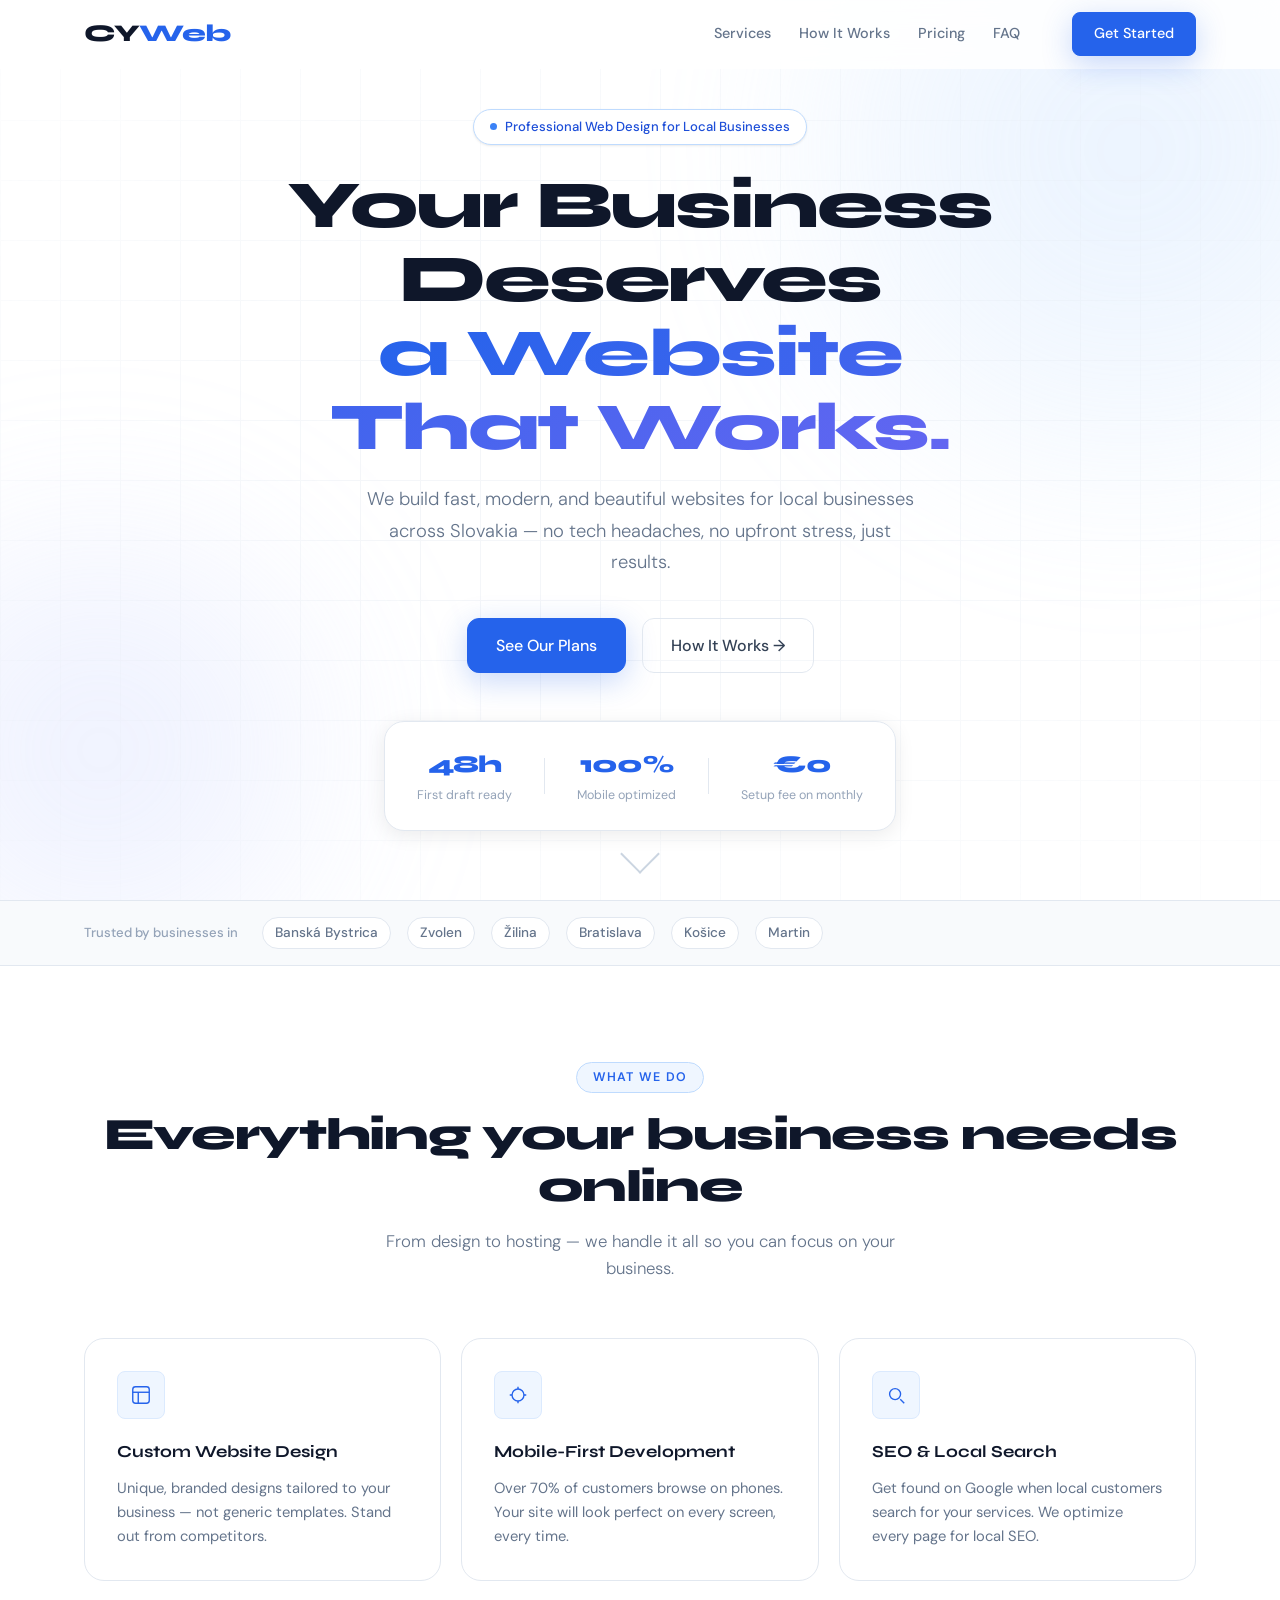
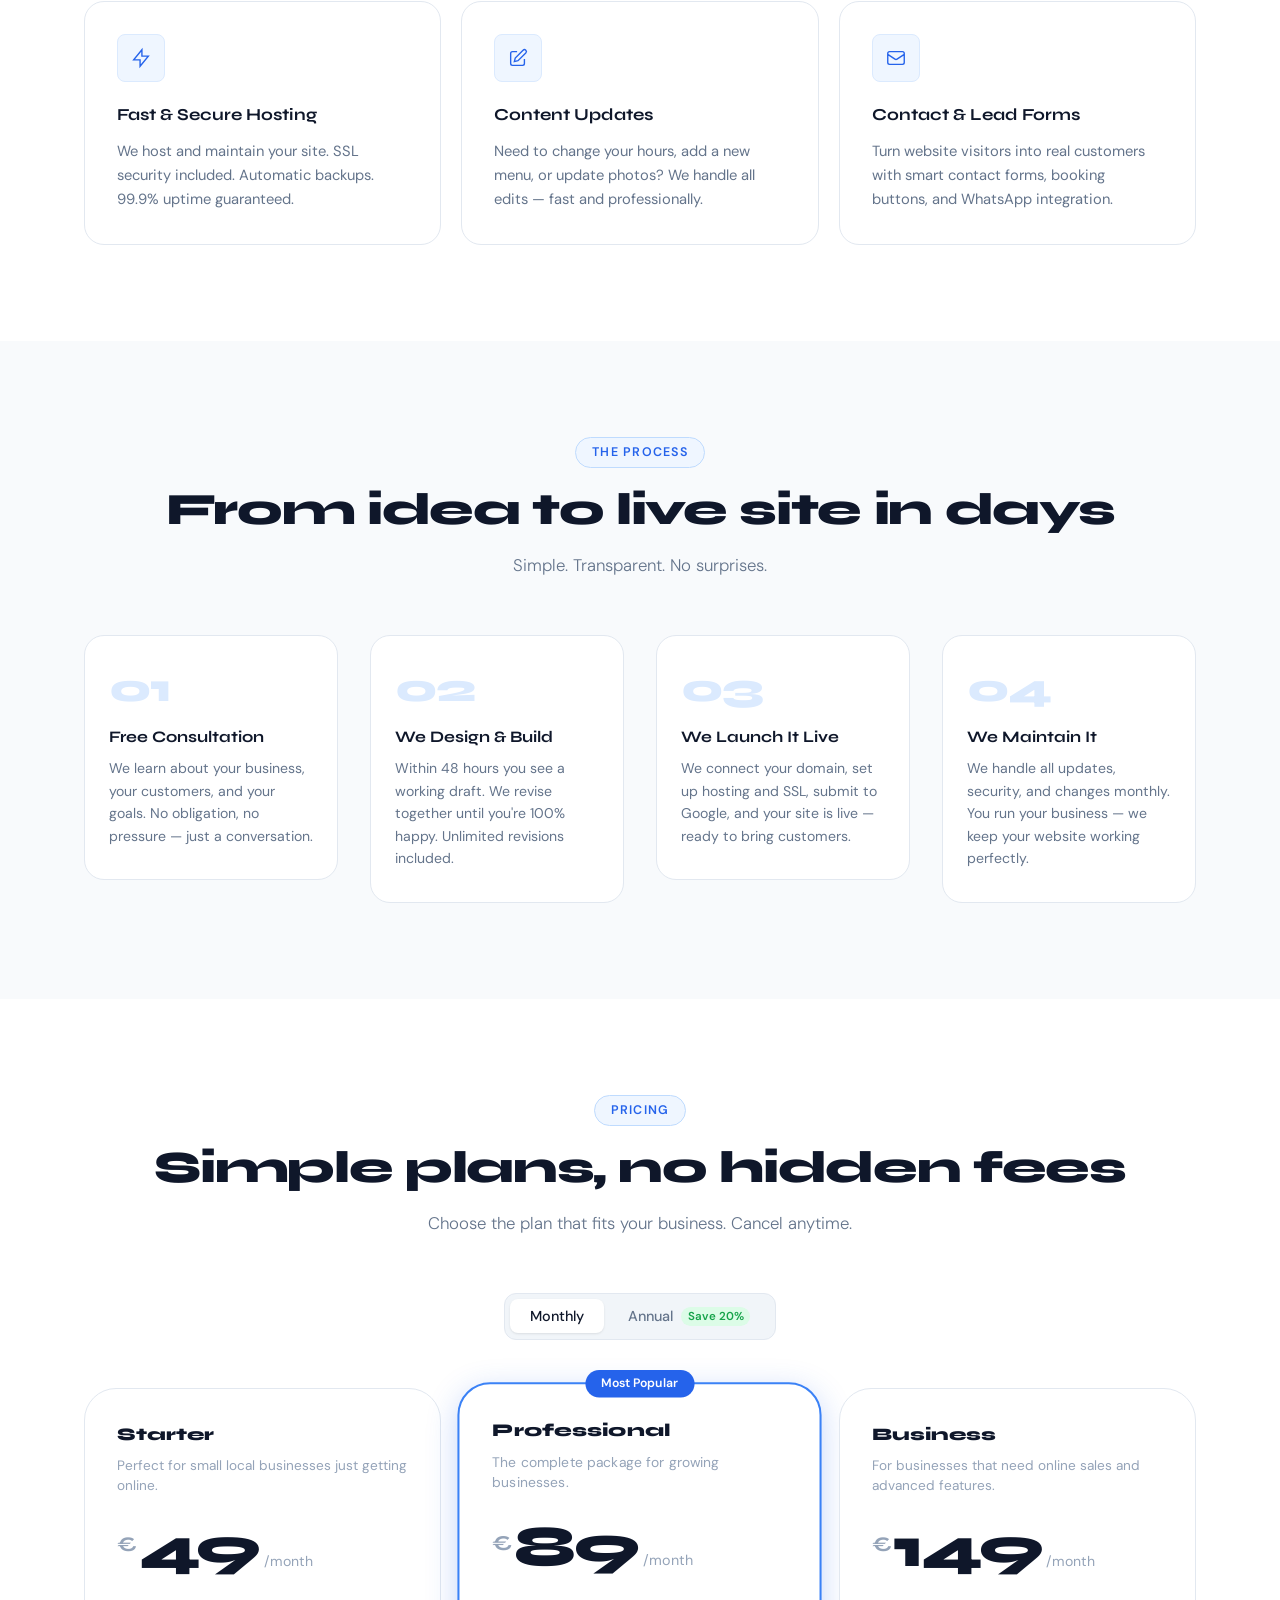
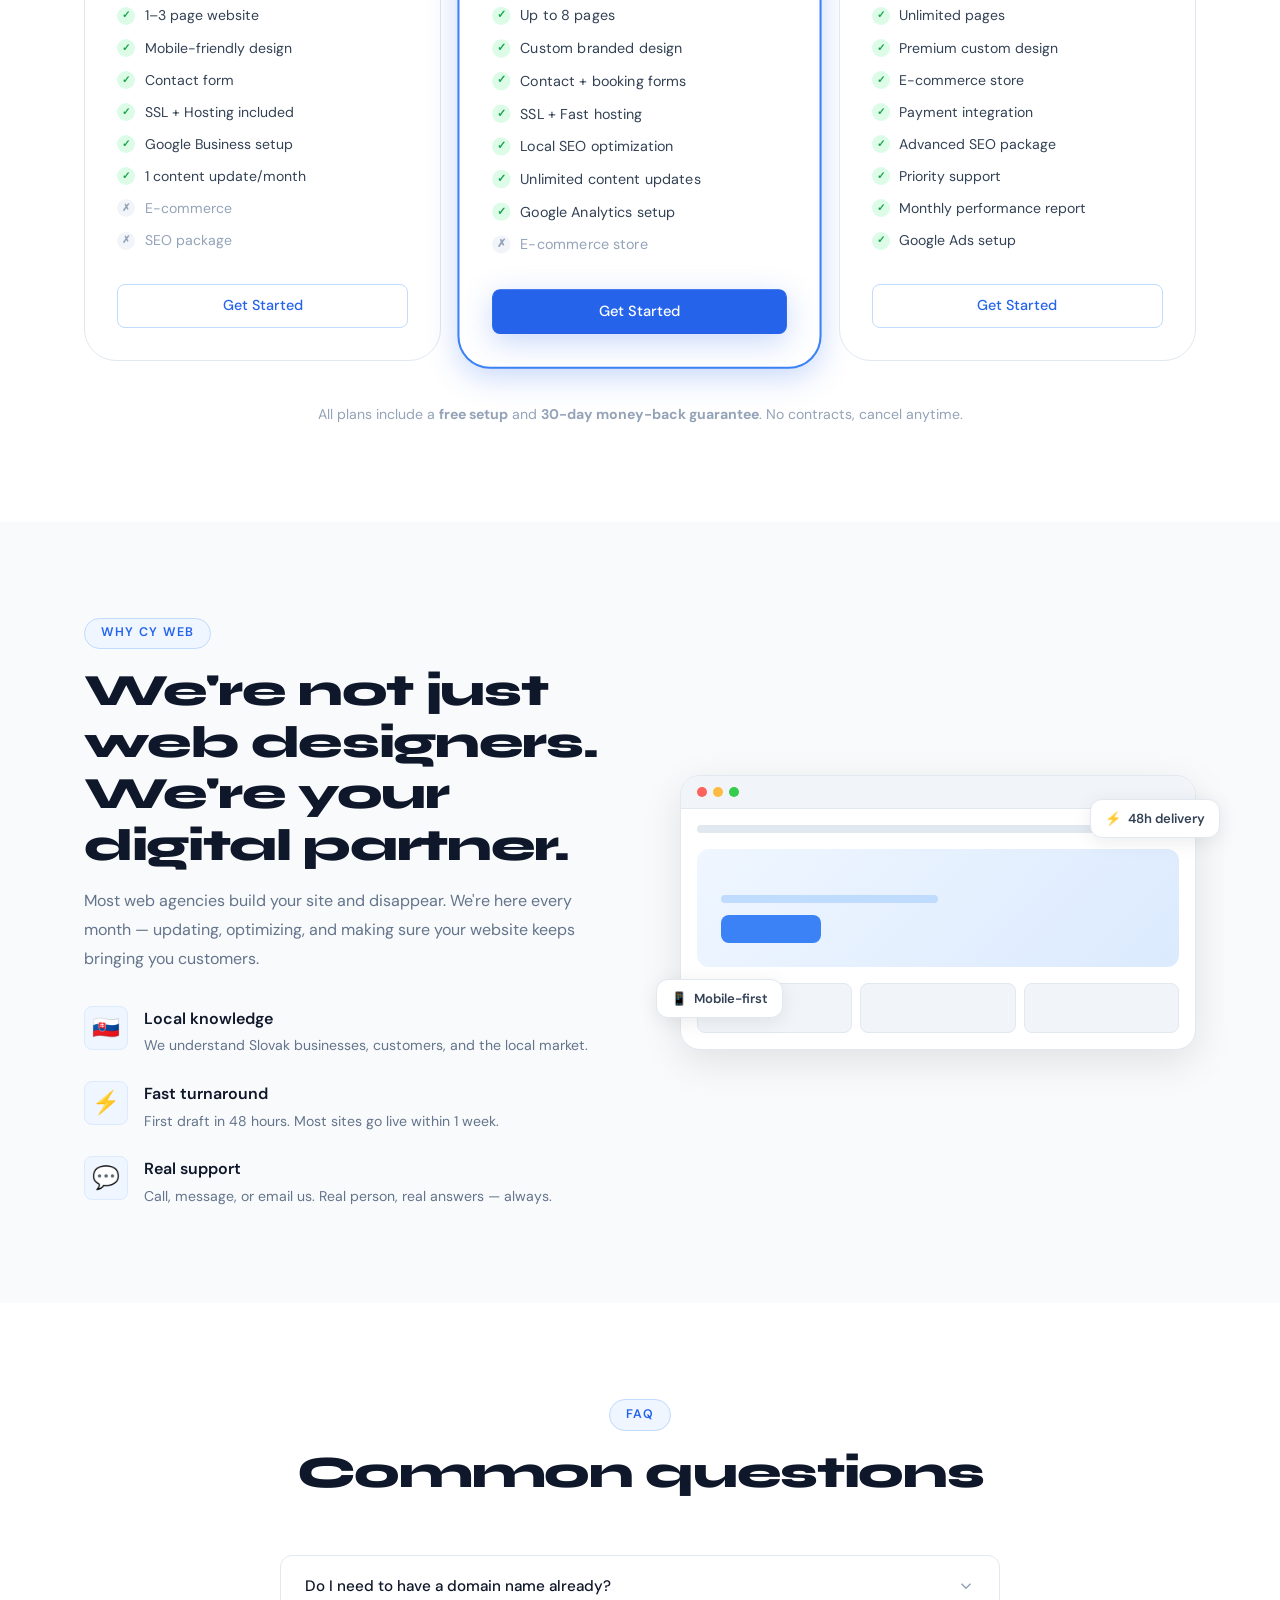
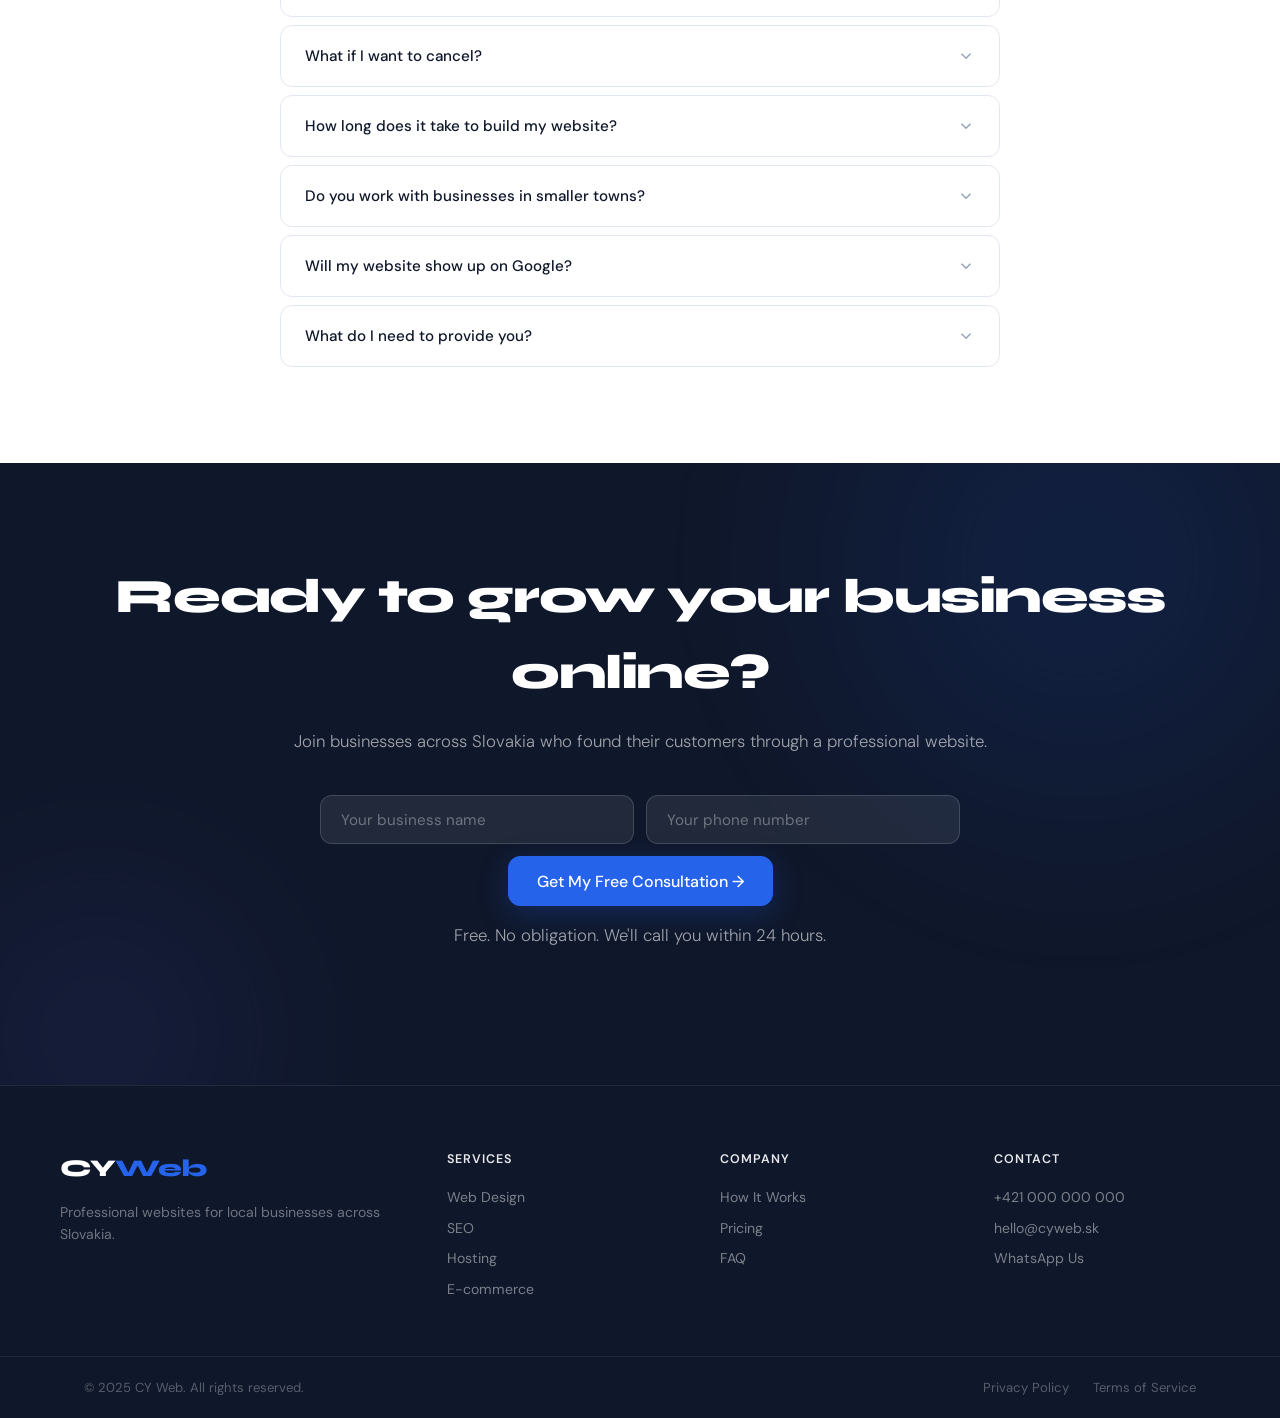
<file: index.html>
<!DOCTYPE html>
<html lang="en">
<head>
  <meta charset="UTF-8" />
  <meta name="viewport" content="width=device-width, initial-scale=1.0" />
  <title>CY Web — Professional Websites for Local Businesses</title>
  <link rel="preconnect" href="https://fonts.googleapis.com" />
  <link rel="preconnect" href="https://fonts.gstatic.com" crossorigin />
  <link href="https://fonts.googleapis.com/css2?family=Syne:wght@400;600;700;800&family=DM+Sans:ital,opsz,wght@0,9..40,300;0,9..40,400;0,9..40,500;1,9..40,300&display=swap" rel="stylesheet" />
  <link rel="stylesheet" href="styles.css" />
</head>
<body>

  <!-- NAV -->
  <nav class="nav" id="navbar">
    <div class="nav-inner container">
      <a href="#" class="logo">CY<span>Web</span></a>
      <ul class="nav-links">
        <li><a href="#services">Services</a></li>
        <li><a href="#how">How It Works</a></li>
        <li><a href="#pricing">Pricing</a></li>
        <li><a href="#faq">FAQ</a></li>
      </ul>
      <a href="signup.html" class="btn btn-primary nav-cta">Get Started</a>
      <button class="nav-toggle" id="navToggle" aria-label="Toggle menu">
        <span></span><span></span><span></span>
      </button>
    </div>
    <div class="nav-mobile" id="navMobile">
      <a href="#services">Services</a>
      <a href="#how">How It Works</a>
      <a href="#pricing">Pricing</a>
      <a href="#faq">FAQ</a>
      <a href="#pricing" class="btn btn-primary" style="margin-top:0.5rem;">Get Started</a>
    </div>
  </nav>

  <!-- HERO -->
  <section class="hero" id="home">
    <div class="hero-bg">
      <div class="blob blob-1"></div>
      <div class="blob blob-2"></div>
      <div class="grid-overlay"></div>
    </div>
    <div class="container hero-content">
      <div class="hero-badge animate-fade-up">
        <span class="badge-dot"></span>
        Professional Web Design for Local Businesses
      </div>
      <h1 class="hero-title animate-fade-up delay-1">
        Your Business Deserves<br />
        <span class="gradient-text">a Website That Works.</span>
      </h1>
      <p class="hero-sub animate-fade-up delay-2">
        We build fast, modern, and beautiful websites for local businesses across Slovakia — no tech headaches, no upfront stress, just results.
      </p>
      <div class="hero-cta animate-fade-up delay-3">
        <a href="#pricing" class="btn btn-primary btn-lg">See Our Plans</a>
        <a href="#how" class="btn btn-ghost btn-lg">How It Works →</a>
      </div>
      <div class="hero-stats animate-fade-up delay-4">
        <div class="stat"><span class="stat-num">48h</span><span class="stat-label">First draft ready</span></div>
        <div class="stat-divider"></div>
        <div class="stat"><span class="stat-num">100%</span><span class="stat-label">Mobile optimized</span></div>
        <div class="stat-divider"></div>
        <div class="stat"><span class="stat-num">€0</span><span class="stat-label">Setup fee on monthly</span></div>
      </div>
    </div>
    <div class="hero-scroll-indicator">
      <div class="scroll-arrow"></div>
    </div>
  </section>

  <!-- SOCIAL PROOF STRIP -->
  <div class="trust-strip">
    <div class="container trust-inner">
      <span class="trust-label">Trusted by businesses in</span>
      <div class="trust-locations">
        <span>Banská Bystrica</span>
        <span>Zvolen</span>
        <span>Žilina</span>
        <span>Bratislava</span>
        <span>Košice</span>
        <span>Martin</span>
      </div>
    </div>
  </div>

  <!-- SERVICES -->
  <section class="section" id="services">
    <div class="container">
      <div class="section-header">
        <div class="section-tag">What We Do</div>
        <h2 class="section-title">Everything your business needs online</h2>
        <p class="section-sub">From design to hosting — we handle it all so you can focus on your business.</p>
      </div>
      <div class="services-grid">
        <div class="service-card">
          <div class="service-icon">
            <svg viewBox="0 0 24 24" fill="none" stroke="currentColor" stroke-width="1.5"><rect x="3" y="3" width="18" height="18" rx="3"/><path d="M3 9h18"/><path d="M9 21V9"/></svg>
          </div>
          <h3>Custom Website Design</h3>
          <p>Unique, branded designs tailored to your business — not generic templates. Stand out from competitors.</p>
        </div>
        <div class="service-card">
          <div class="service-icon">
            <svg viewBox="0 0 24 24" fill="none" stroke="currentColor" stroke-width="1.5"><path d="M12 18.5a6.5 6.5 0 100-13 6.5 6.5 0 000 13z"/><path d="M12 5.5V3M12 21v-2.5M5.5 12H3M21 12h-2.5"/></svg>
          </div>
          <h3>Mobile-First Development</h3>
          <p>Over 70% of customers browse on phones. Your site will look perfect on every screen, every time.</p>
        </div>
        <div class="service-card">
          <div class="service-icon">
            <svg viewBox="0 0 24 24" fill="none" stroke="currentColor" stroke-width="1.5"><path d="M21 21l-4.35-4.35M17 11A6 6 0 105 11a6 6 0 0012 0z"/></svg>
          </div>
          <h3>SEO & Local Search</h3>
          <p>Get found on Google when local customers search for your services. We optimize every page for local SEO.</p>
        </div>
        <div class="service-card">
          <div class="service-icon">
            <svg viewBox="0 0 24 24" fill="none" stroke="currentColor" stroke-width="1.5"><path d="M13 10V3L4 14h7v7l9-11h-7z"/></svg>
          </div>
          <h3>Fast & Secure Hosting</h3>
          <p>We host and maintain your site. SSL security included. Automatic backups. 99.9% uptime guaranteed.</p>
        </div>
        <div class="service-card">
          <div class="service-icon">
            <svg viewBox="0 0 24 24" fill="none" stroke="currentColor" stroke-width="1.5"><path d="M11 5H6a2 2 0 00-2 2v11a2 2 0 002 2h11a2 2 0 002-2v-5"/><path d="M17.5 3.5a2.121 2.121 0 013 3L12 15l-4 1 1-4 8.5-8.5z"/></svg>
          </div>
          <h3>Content Updates</h3>
          <p>Need to change your hours, add a new menu, or update photos? We handle all edits — fast and professionally.</p>
        </div>
        <div class="service-card">
          <div class="service-icon">
            <svg viewBox="0 0 24 24" fill="none" stroke="currentColor" stroke-width="1.5"><path d="M3 8l7.89 5.26a2 2 0 002.22 0L21 8M5 19h14a2 2 0 002-2V7a2 2 0 00-2-2H5a2 2 0 00-2 2v10a2 2 0 002 2z"/></svg>
          </div>
          <h3>Contact & Lead Forms</h3>
          <p>Turn website visitors into real customers with smart contact forms, booking buttons, and WhatsApp integration.</p>
        </div>
      </div>
    </div>
  </section>

  <!-- HOW IT WORKS -->
  <section class="section section-alt" id="how">
    <div class="container">
      <div class="section-header">
        <div class="section-tag">The Process</div>
        <h2 class="section-title">From idea to live site in days</h2>
        <p class="section-sub">Simple. Transparent. No surprises.</p>
      </div>
      <div class="steps">
        <div class="step">
          <div class="step-num">01</div>
          <div class="step-content">
            <h3>Free Consultation</h3>
            <p>We learn about your business, your customers, and your goals. No obligation, no pressure — just a conversation.</p>
          </div>
        </div>
        <div class="step-connector"></div>
        <div class="step">
          <div class="step-num">02</div>
          <div class="step-content">
            <h3>We Design & Build</h3>
            <p>Within 48 hours you see a working draft. We revise together until you're 100% happy. Unlimited revisions included.</p>
          </div>
        </div>
        <div class="step-connector"></div>
        <div class="step">
          <div class="step-num">03</div>
          <div class="step-content">
            <h3>We Launch It Live</h3>
            <p>We connect your domain, set up hosting and SSL, submit to Google, and your site is live — ready to bring customers.</p>
          </div>
        </div>
        <div class="step-connector"></div>
        <div class="step">
          <div class="step-num">04</div>
          <div class="step-content">
            <h3>We Maintain It</h3>
            <p>We handle all updates, security, and changes monthly. You run your business — we keep your website working perfectly.</p>
          </div>
        </div>
      </div>
    </div>
  </section>

  <!-- PRICING -->
  <section class="section" id="pricing">
    <div class="container">
      <div class="section-header">
        <div class="section-tag">Pricing</div>
        <h2 class="section-title">Simple plans, no hidden fees</h2>
        <p class="section-sub">Choose the plan that fits your business. Cancel anytime.</p>
      </div>

      <div class="pricing-toggle">
        <button class="toggle-btn active" id="toggleMonthly">Monthly</button>
        <button class="toggle-btn" id="toggleAnnual">Annual <span class="save-badge">Save 20%</span></button>
      </div>

      <div class="pricing-grid">

        <!-- STARTER -->
        <div class="pricing-card">
          <div class="plan-name">Starter</div>
          <div class="plan-desc">Perfect for small local businesses just getting online.</div>
          <div class="plan-price">
            <span class="price-currency">€</span>
            <span class="price-amount" data-monthly="49" data-annual="39">49</span>
            <span class="price-period">/month</span>
          </div>
          <ul class="plan-features">
            <li><span class="check">✓</span> 1–3 page website</li>
            <li><span class="check">✓</span> Mobile-friendly design</li>
            <li><span class="check">✓</span> Contact form</li>
            <li><span class="check">✓</span> SSL + Hosting included</li>
            <li><span class="check">✓</span> Google Business setup</li>
            <li><span class="check">✓</span> 1 content update/month</li>
            <li class="muted"><span class="cross">✗</span> E-commerce</li>
            <li class="muted"><span class="cross">✗</span> SEO package</li>
          </ul>
          <a href="#contact" class="btn btn-outline btn-full">Get Started</a>
        </div>

        <!-- PROFESSIONAL (FEATURED) -->
        <div class="pricing-card pricing-featured">
          <div class="popular-badge">Most Popular</div>
          <div class="plan-name">Professional</div>
          <div class="plan-desc">The complete package for growing businesses.</div>
          <div class="plan-price">
            <span class="price-currency">€</span>
            <span class="price-amount" data-monthly="89" data-annual="71">89</span>
            <span class="price-period">/month</span>
          </div>
          <ul class="plan-features">
            <li><span class="check">✓</span> Up to 8 pages</li>
            <li><span class="check">✓</span> Custom branded design</li>
            <li><span class="check">✓</span> Contact + booking forms</li>
            <li><span class="check">✓</span> SSL + Fast hosting</li>
            <li><span class="check">✓</span> Local SEO optimization</li>
            <li><span class="check">✓</span> Unlimited content updates</li>
            <li><span class="check">✓</span> Google Analytics setup</li>
            <li class="muted"><span class="cross">✗</span> E-commerce store</li>
          </ul>
          <a href="#contact" class="btn btn-primary btn-full">Get Started</a>
        </div>

        <!-- BUSINESS -->
        <div class="pricing-card">
          <div class="plan-name">Business</div>
          <div class="plan-desc">For businesses that need online sales and advanced features.</div>
          <div class="plan-price">
            <span class="price-currency">€</span>
            <span class="price-amount" data-monthly="149" data-annual="119">149</span>
            <span class="price-period">/month</span>
          </div>
          <ul class="plan-features">
            <li><span class="check">✓</span> Unlimited pages</li>
            <li><span class="check">✓</span> Premium custom design</li>
            <li><span class="check">✓</span> E-commerce store</li>
            <li><span class="check">✓</span> Payment integration</li>
            <li><span class="check">✓</span> Advanced SEO package</li>
            <li><span class="check">✓</span> Priority support</li>
            <li><span class="check">✓</span> Monthly performance report</li>
            <li><span class="check">✓</span> Google Ads setup</li>
          </ul>
          <a href="#contact" class="btn btn-outline btn-full">Get Started</a>
        </div>

      </div>

      <div class="pricing-note">
        All plans include a <strong>free setup</strong> and <strong>30-day money-back guarantee</strong>. No contracts, cancel anytime.
      </div>
    </div>
  </section>

  <!-- WHY US -->
  <section class="section section-alt" id="why">
    <div class="container">
      <div class="why-grid">
        <div class="why-text">
          <div class="section-tag">Why CY Web</div>
          <h2 class="section-title" style="text-align:left;">We're not just web designers. We're your digital partner.</h2>
          <p style="color:#64748b; line-height:1.8; margin-bottom:2rem;">Most web agencies build your site and disappear. We're here every month — updating, optimizing, and making sure your website keeps bringing you customers.</p>
          <div class="why-points">
            <div class="why-point">
              <div class="why-icon">🇸🇰</div>
              <div>
                <strong>Local knowledge</strong>
                <p>We understand Slovak businesses, customers, and the local market.</p>
              </div>
            </div>
            <div class="why-point">
              <div class="why-icon">⚡</div>
              <div>
                <strong>Fast turnaround</strong>
                <p>First draft in 48 hours. Most sites go live within 1 week.</p>
              </div>
            </div>
            <div class="why-point">
              <div class="why-icon">💬</div>
              <div>
                <strong>Real support</strong>
                <p>Call, message, or email us. Real person, real answers — always.</p>
              </div>
            </div>
          </div>
        </div>
        <div class="why-visual">
          <div class="mockup-card">
            <div class="mockup-bar">
              <span></span><span></span><span></span>
            </div>
            <div class="mockup-body">
              <div class="mockup-nav"></div>
              <div class="mockup-hero-block">
                <div class="mockup-title"></div>
                <div class="mockup-sub"></div>
                <div class="mockup-cta-btn"></div>
              </div>
              <div class="mockup-cards">
                <div class="mockup-mini-card"></div>
                <div class="mockup-mini-card"></div>
                <div class="mockup-mini-card"></div>
              </div>
            </div>
          </div>
          <div class="floating-badge badge-speed">
            <span>⚡</span> 48h delivery
          </div>
          <div class="floating-badge badge-mobile">
            <span>📱</span> Mobile-first
          </div>
        </div>
      </div>
    </div>
  </section>

  <!-- FAQ -->
  <section class="section" id="faq">
    <div class="container">
      <div class="section-header">
        <div class="section-tag">FAQ</div>
        <h2 class="section-title">Common questions</h2>
      </div>
      <div class="faq-list">
        <div class="faq-item">
          <button class="faq-q" aria-expanded="false">
            Do I need to have a domain name already?
            <svg class="faq-chevron" viewBox="0 0 24 24" fill="none" stroke="currentColor" stroke-width="2"><path d="M6 9l6 6 6-6"/></svg>
          </button>
          <div class="faq-a">
            <p>No problem if you don't! We can help you pick and register the perfect domain name for your business. If you already have one, we'll connect it for you.</p>
          </div>
        </div>
        <div class="faq-item">
          <button class="faq-q" aria-expanded="false">
            What if I want to cancel?
            <svg class="faq-chevron" viewBox="0 0 24 24" fill="none" stroke="currentColor" stroke-width="2"><path d="M6 9l6 6 6-6"/></svg>
          </button>
          <div class="faq-a">
            <p>You can cancel anytime — no contracts, no penalties. We'll transfer all your files to you so you never lose anything. We're confident you'll want to stay.</p>
          </div>
        </div>
        <div class="faq-item">
          <button class="faq-q" aria-expanded="false">
            How long does it take to build my website?
            <svg class="faq-chevron" viewBox="0 0 24 24" fill="none" stroke="currentColor" stroke-width="2"><path d="M6 9l6 6 6-6"/></svg>
          </button>
          <div class="faq-a">
            <p>We deliver your first draft within 48 hours of our consultation. After revisions (usually 1–2 rounds), most sites go live within 5–7 business days.</p>
          </div>
        </div>
        <div class="faq-item">
          <button class="faq-q" aria-expanded="false">
            Do you work with businesses in smaller towns?
            <svg class="faq-chevron" viewBox="0 0 24 24" fill="none" stroke="currentColor" stroke-width="2"><path d="M6 9l6 6 6-6"/></svg>
          </button>
          <div class="faq-a">
            <p>Absolutely — we work with businesses all across Slovakia. Everything is handled remotely so location is never an issue. We communicate via phone, WhatsApp, or email.</p>
          </div>
        </div>
        <div class="faq-item">
          <button class="faq-q" aria-expanded="false">
            Will my website show up on Google?
            <svg class="faq-chevron" viewBox="0 0 24 24" fill="none" stroke="currentColor" stroke-width="2"><path d="M6 9l6 6 6-6"/></svg>
          </button>
          <div class="faq-a">
            <p>Yes! Every website we build is SEO-optimized and submitted to Google Search Console. We also set up your Google Business Profile so you appear in local map searches.</p>
          </div>
        </div>
        <div class="faq-item">
          <button class="faq-q" aria-expanded="false">
            What do I need to provide you?
            <svg class="faq-chevron" viewBox="0 0 24 24" fill="none" stroke="currentColor" stroke-width="2"><path d="M6 9l6 6 6-6"/></svg>
          </button>
          <div class="faq-a">
            <p>Just your logo (if you have one), some photos of your business or services, and a brief description of what you do. We'll take care of the rest — including writing the copy if needed.</p>
          </div>
        </div>
      </div>
    </div>
  </section>

  <!-- CTA BANNER -->
  <section class="cta-banner" id="contact">
    <div class="cta-bg">
      <div class="blob blob-cta-1"></div>
      <div class="blob blob-cta-2"></div>
    </div>
    <div class="container cta-content">
      <h2>Ready to grow your business online?</h2>
      <p>Join businesses across Slovakia who found their customers through a professional website.</p>
      <div class="cta-form">
        <input type="text" placeholder="Your business name" class="cta-input" />
        <input type="tel" placeholder="Your phone number" class="cta-input" />
        <button class="btn btn-primary btn-lg">Get My Free Consultation →</button>
      </div>
      <p class="cta-note">Free. No obligation. We'll call you within 24 hours.</p>
    </div>
  </section>

  <!-- FOOTER -->
  <footer class="footer">
    <div class="container footer-inner">
      <div class="footer-brand">
        <a href="#" class="logo">CY<span>Web</span></a>
        <p>Professional websites for local businesses across Slovakia.</p>
      </div>
      <div class="footer-links">
        <div class="footer-col">
          <h4>Services</h4>
          <a href="#services">Web Design</a>
          <a href="#services">SEO</a>
          <a href="#services">Hosting</a>
          <a href="#services">E-commerce</a>
        </div>
        <div class="footer-col">
          <h4>Company</h4>
          <a href="#how">How It Works</a>
          <a href="#pricing">Pricing</a>
          <a href="#faq">FAQ</a>
        </div>
        <div class="footer-col">
          <h4>Contact</h4>
          <a href="tel:+421000000000">+421 000 000 000</a>
          <a href="mailto:hello@cyweb.sk">hello@cyweb.sk</a>
          <a href="#">WhatsApp Us</a>
        </div>
      </div>
    </div>
    <div class="footer-bottom">
      <div class="container">
        <p>© 2025 CY Web. All rights reserved.</p>
        <div class="footer-legal">
          <a href="#">Privacy Policy</a>
          <a href="#">Terms of Service</a>
        </div>
      </div>
    </div>
  </footer>

  <script src="main.js"></script>
</body>
</html>
</file>
<file: styles.css>
/* ===========================
   CY WEB — Main Stylesheet
   Clean & Modern / White-Blue
   =========================== */

   *, *::before, *::after { box-sizing: border-box; margin: 0; padding: 0; }

   :root {
     --blue-50:  #eff6ff;
     --blue-100: #dbeafe;
     --blue-200: #bfdbfe;
     --blue-400: #60a5fa;
     --blue-500: #3b82f6;
     --blue-600: #2563eb;
     --blue-700: #1d4ed8;
     --blue-900: #1e3a8a;
   
     --gray-50:  #f8fafc;
     --gray-100: #f1f5f9;
     --gray-200: #e2e8f0;
     --gray-300: #cbd5e1;
     --gray-400: #94a3b8;
     --gray-500: #64748b;
     --gray-700: #334155;
     --gray-900: #0f172a;
   
     --white: #ffffff;
     --radius-sm: 8px;
     --radius-md: 12px;
     --radius-lg: 20px;
     --radius-xl: 32px;
   
     --shadow-sm: 0 1px 3px rgba(0,0,0,0.06), 0 1px 2px rgba(0,0,0,0.04);
     --shadow-md: 0 4px 20px rgba(0,0,0,0.08);
     --shadow-lg: 0 12px 40px rgba(0,0,0,0.10);
     --shadow-blue: 0 8px 30px rgba(37,99,235,0.25);
   
     --font-display: 'Syne', sans-serif;
     --font-body: 'DM Sans', sans-serif;
   
     --transition: 0.25s cubic-bezier(0.4,0,0.2,1);
   }
   
   html { scroll-behavior: smooth; }
   
   body {
     font-family: var(--font-body);
     color: var(--gray-900);
     background: var(--white);
     line-height: 1.6;
     overflow-x: hidden;
   }
   
   .container {
     max-width: 1160px;
     margin: 0 auto;
     padding: 0 1.5rem;
   }
   
   /* ======= NAV ======= */
   .nav {
     position: fixed;
     top: 0; left: 0; right: 0;
     z-index: 1000;
     background: rgba(255,255,255,0.85);
     backdrop-filter: blur(12px);
     -webkit-backdrop-filter: blur(12px);
     border-bottom: 1px solid transparent;
     transition: border-color var(--transition), box-shadow var(--transition);
   }
   .nav.scrolled {
     border-bottom-color: var(--gray-200);
     box-shadow: var(--shadow-sm);
   }
   .nav-inner {
     display: flex;
     align-items: center;
     gap: 2rem;
     height: 68px;
   }
   .logo {
     font-family: var(--font-display);
     font-size: 1.5rem;
     font-weight: 800;
     color: var(--gray-900);
     text-decoration: none;
     letter-spacing: -0.02em;
   }
   .logo span { color: var(--blue-600); }
   
   .nav-links {
     display: flex;
     list-style: none;
     gap: 0.25rem;
     margin-left: auto;
   }
   .nav-links a {
     display: block;
     padding: 0.4rem 0.75rem;
     color: var(--gray-500);
     text-decoration: none;
     font-size: 0.9rem;
     font-weight: 500;
     border-radius: var(--radius-sm);
     transition: color var(--transition), background var(--transition);
   }
   .nav-links a:hover {
     color: var(--blue-600);
     background: var(--blue-50);
   }
   .nav-cta { margin-left: 0.5rem; }
   
   .nav-toggle {
     display: none;
     flex-direction: column;
     gap: 5px;
     background: none;
     border: none;
     cursor: pointer;
     padding: 4px;
     margin-left: auto;
   }
   .nav-toggle span {
     display: block;
     width: 22px;
     height: 2px;
     background: var(--gray-700);
     border-radius: 2px;
     transition: var(--transition);
   }
   .nav-mobile {
     display: none;
     flex-direction: column;
     padding: 1rem 1.5rem 1.5rem;
     border-top: 1px solid var(--gray-200);
     gap: 0.25rem;
   }
   .nav-mobile a {
     padding: 0.6rem 0.5rem;
     color: var(--gray-700);
     text-decoration: none;
     font-weight: 500;
     border-radius: var(--radius-sm);
   }
   .nav-mobile a:hover { background: var(--blue-50); color: var(--blue-600); }
   .nav-mobile.open { display: flex; }
   
   /* ======= BUTTONS ======= */
   .btn {
     display: inline-flex;
     align-items: center;
     gap: 0.4rem;
     padding: 0.6rem 1.3rem;
     border-radius: var(--radius-sm);
     font-family: var(--font-body);
     font-size: 0.9rem;
     font-weight: 500;
     cursor: pointer;
     text-decoration: none;
     transition: all var(--transition);
     border: 1.5px solid transparent;
     white-space: nowrap;
   }
   .btn-lg { padding: 0.85rem 1.75rem; font-size: 1rem; border-radius: var(--radius-md); }
   .btn-full { width: 100%; justify-content: center; }
   
   .btn-primary {
     background: var(--blue-600);
     color: #fff;
     border-color: var(--blue-600);
     box-shadow: var(--shadow-blue);
   }
   .btn-primary:hover {
     background: var(--blue-700);
     border-color: var(--blue-700);
     transform: translateY(-1px);
     box-shadow: 0 12px 35px rgba(37,99,235,0.35);
   }
   .btn-primary:active { transform: translateY(0); }
   
   .btn-outline {
     background: transparent;
     color: var(--blue-600);
     border-color: var(--blue-200);
   }
   .btn-outline:hover {
     background: var(--blue-50);
     border-color: var(--blue-400);
     transform: translateY(-1px);
   }
   
   .btn-ghost {
     background: transparent;
     color: var(--gray-700);
     border-color: var(--gray-200);
   }
   .btn-ghost:hover {
     background: var(--gray-100);
     color: var(--gray-900);
     transform: translateY(-1px);
   }
   
   /* ======= HERO ======= */
   .hero {
     position: relative;
     min-height: 100vh;
     display: flex;
     align-items: center;
     padding: 100px 0 60px;
     overflow: hidden;
   }
   .hero-bg {
     position: absolute;
     inset: 0;
     z-index: 0;
   }
   .blob {
     position: absolute;
     border-radius: 50%;
     filter: blur(80px);
     opacity: 0.35;
   }
   .blob-1 {
     width: 700px; height: 700px;
     background: radial-gradient(circle, var(--blue-200), transparent);
     top: -200px; right: -200px;
     animation: blobFloat 8s ease-in-out infinite;
   }
   .blob-2 {
     width: 500px; height: 500px;
     background: radial-gradient(circle, #c7d2fe, transparent);
     bottom: -100px; left: -150px;
     animation: blobFloat 10s ease-in-out infinite reverse;
   }
   @keyframes blobFloat {
     0%, 100% { transform: translate(0, 0) scale(1); }
     33% { transform: translate(30px, -30px) scale(1.05); }
     66% { transform: translate(-20px, 20px) scale(0.97); }
   }
   .grid-overlay {
     position: absolute;
     inset: 0;
     background-image:
       linear-gradient(var(--gray-200) 1px, transparent 1px),
       linear-gradient(90deg, var(--gray-200) 1px, transparent 1px);
     background-size: 60px 60px;
     opacity: 0.35;
     mask-image: radial-gradient(ellipse 80% 80% at 50% 50%, black 30%, transparent 100%);
   }
   .hero-content {
     position: relative;
     z-index: 1;
     text-align: center;
     max-width: 820px;
     margin: 0 auto;
   }
   .hero-badge {
     display: inline-flex;
     align-items: center;
     gap: 0.5rem;
     background: var(--white);
     border: 1px solid var(--blue-200);
     border-radius: 999px;
     padding: 0.4rem 1rem;
     font-size: 0.82rem;
     font-weight: 500;
     color: var(--blue-700);
     margin-bottom: 1.5rem;
     box-shadow: var(--shadow-sm);
   }
   .badge-dot {
     width: 7px; height: 7px;
     border-radius: 50%;
     background: var(--blue-500);
     animation: pulse 2s ease-in-out infinite;
   }
   @keyframes pulse {
     0%, 100% { box-shadow: 0 0 0 0 rgba(59,130,246,0.4); }
     50% { box-shadow: 0 0 0 6px rgba(59,130,246,0); }
   }
   .hero-title {
     font-family: var(--font-display);
     font-size: clamp(2.4rem, 6vw, 4.2rem);
     font-weight: 800;
     line-height: 1.1;
     letter-spacing: -0.03em;
     color: var(--gray-900);
     margin-bottom: 1.25rem;
   }
   .gradient-text {
     background: linear-gradient(135deg, var(--blue-600) 0%, #6366f1 100%);
     -webkit-background-clip: text;
     -webkit-text-fill-color: transparent;
     background-clip: text;
   }
   .hero-sub {
     font-size: 1.15rem;
     color: var(--gray-500);
     max-width: 560px;
     margin: 0 auto 2.5rem;
     line-height: 1.7;
     font-weight: 300;
   }
   .hero-cta {
     display: flex;
     align-items: center;
     justify-content: center;
     gap: 1rem;
     flex-wrap: wrap;
     margin-bottom: 3rem;
   }
   .hero-stats {
     display: flex;
     align-items: center;
     justify-content: center;
     gap: 2rem;
     flex-wrap: wrap;
     padding: 1.5rem 2rem;
     background: var(--white);
     border: 1px solid var(--gray-200);
     border-radius: var(--radius-lg);
     box-shadow: var(--shadow-md);
     display: inline-flex;
   }
   .stat { text-align: center; }
   .stat-num {
     display: block;
     font-family: var(--font-display);
     font-size: 1.5rem;
     font-weight: 800;
     color: var(--blue-600);
     letter-spacing: -0.03em;
   }
   .stat-label {
     display: block;
     font-size: 0.78rem;
     color: var(--gray-400);
     margin-top: 0.1rem;
   }
   .stat-divider {
     width: 1px;
     height: 36px;
     background: var(--gray-200);
   }
   .hero-scroll-indicator {
     position: absolute;
     bottom: 2rem;
     left: 50%;
     transform: translateX(-50%);
     z-index: 1;
   }
   .scroll-arrow {
     width: 28px; height: 28px;
     border-right: 2px solid var(--gray-300);
     border-bottom: 2px solid var(--gray-300);
     transform: rotate(45deg);
     animation: scrollDown 1.5s ease-in-out infinite;
     margin: 0 auto;
   }
   @keyframes scrollDown {
     0% { opacity: 0; transform: rotate(45deg) translate(-6px,-6px); }
     50% { opacity: 1; }
     100% { opacity: 0; transform: rotate(45deg) translate(6px,6px); }
   }
   
   /* ======= TRUST STRIP ======= */
   .trust-strip {
     background: var(--gray-50);
     border-top: 1px solid var(--gray-200);
     border-bottom: 1px solid var(--gray-200);
     padding: 1rem 0;
   }
   .trust-inner {
     display: flex;
     align-items: center;
     gap: 1.5rem;
     flex-wrap: wrap;
   }
   .trust-label {
     font-size: 0.82rem;
     color: var(--gray-400);
     font-weight: 500;
     white-space: nowrap;
   }
   .trust-locations {
     display: flex;
     gap: 1rem;
     flex-wrap: wrap;
   }
   .trust-locations span {
     font-size: 0.85rem;
     font-weight: 500;
     color: var(--gray-500);
     padding: 0.25rem 0.75rem;
     background: var(--white);
     border: 1px solid var(--gray-200);
     border-radius: 999px;
   }
   
   /* ======= SECTIONS ======= */
   .section { padding: 6rem 0; }
   .section-alt { background: var(--gray-50); }
   
   .section-header {
     text-align: center;
     margin-bottom: 3.5rem;
   }
   .section-tag {
     display: inline-block;
     font-size: 0.78rem;
     font-weight: 600;
     letter-spacing: 0.1em;
     text-transform: uppercase;
     color: var(--blue-600);
     background: var(--blue-50);
     border: 1px solid var(--blue-200);
     border-radius: 999px;
     padding: 0.3rem 1rem;
     margin-bottom: 1rem;
   }
   .section-title {
     font-family: var(--font-display);
     font-size: clamp(1.8rem, 4vw, 2.8rem);
     font-weight: 800;
     letter-spacing: -0.03em;
     color: var(--gray-900);
     line-height: 1.15;
     margin-bottom: 1rem;
   }
   .section-sub {
     font-size: 1.05rem;
     color: var(--gray-500);
     max-width: 520px;
     margin: 0 auto;
     font-weight: 300;
   }
   
   /* ======= SERVICES ======= */
   .services-grid {
     display: grid;
     grid-template-columns: repeat(auto-fit, minmax(310px, 1fr));
     gap: 1.25rem;
   }
   .service-card {
     background: var(--white);
     border: 1px solid var(--gray-200);
     border-radius: var(--radius-lg);
     padding: 2rem;
     transition: transform var(--transition), box-shadow var(--transition), border-color var(--transition);
   }
   .service-card:hover {
     transform: translateY(-4px);
     box-shadow: var(--shadow-lg);
     border-color: var(--blue-200);
   }
   .service-icon {
     width: 48px; height: 48px;
     background: var(--blue-50);
     border: 1px solid var(--blue-100);
     border-radius: var(--radius-sm);
     display: flex;
     align-items: center;
     justify-content: center;
     margin-bottom: 1.25rem;
     color: var(--blue-600);
   }
   .service-icon svg { width: 22px; height: 22px; }
   .service-card h3 {
     font-family: var(--font-display);
     font-size: 1.05rem;
     font-weight: 700;
     color: var(--gray-900);
     margin-bottom: 0.6rem;
   }
   .service-card p {
     font-size: 0.92rem;
     color: var(--gray-500);
     line-height: 1.65;
   }
   
   /* ======= HOW IT WORKS ======= */
   .steps {
     display: flex;
     align-items: flex-start;
     gap: 0;
     flex-wrap: wrap;
   }
   .step {
     flex: 1;
     min-width: 200px;
     padding: 2rem 1.5rem;
     background: var(--white);
     border: 1px solid var(--gray-200);
     border-radius: var(--radius-lg);
     transition: transform var(--transition), box-shadow var(--transition);
   }
   .step:hover { transform: translateY(-4px); box-shadow: var(--shadow-lg); }
   .step-connector {
     width: 2rem;
     height: 2px;
     background: linear-gradient(90deg, var(--blue-300), var(--blue-400));
     align-self: center;
     flex-shrink: 0;
   }
   .step-num {
     font-family: var(--font-display);
     font-size: 2.5rem;
     font-weight: 800;
     color: var(--blue-100);
     line-height: 1;
     margin-bottom: 1rem;
     letter-spacing: -0.05em;
   }
   .step-content h3 {
     font-family: var(--font-display);
     font-size: 1rem;
     font-weight: 700;
     color: var(--gray-900);
     margin-bottom: 0.5rem;
   }
   .step-content p {
     font-size: 0.88rem;
     color: var(--gray-500);
     line-height: 1.6;
   }
   
   /* ======= PRICING ======= */
   .pricing-toggle {
     display: flex;
     align-items: center;
     justify-content: center;
     gap: 0.25rem;
     background: var(--gray-100);
     border: 1px solid var(--gray-200);
     border-radius: var(--radius-md);
     padding: 0.3rem;
     width: fit-content;
     margin: 0 auto 3rem;
   }
   .toggle-btn {
     padding: 0.5rem 1.25rem;
     border: none;
     background: transparent;
     border-radius: var(--radius-sm);
     font-family: var(--font-body);
     font-size: 0.9rem;
     font-weight: 500;
     color: var(--gray-500);
     cursor: pointer;
     transition: all var(--transition);
     display: flex;
     align-items: center;
     gap: 0.5rem;
   }
   .toggle-btn.active {
     background: var(--white);
     color: var(--gray-900);
     box-shadow: var(--shadow-sm);
   }
   .save-badge {
     font-size: 0.72rem;
     font-weight: 600;
     background: #dcfce7;
     color: #16a34a;
     padding: 0.15rem 0.4rem;
     border-radius: 999px;
   }
   .pricing-grid {
     display: grid;
     grid-template-columns: repeat(auto-fit, minmax(280px, 1fr));
     gap: 1.25rem;
     align-items: start;
   }
   .pricing-card {
     background: var(--white);
     border: 1px solid var(--gray-200);
     border-radius: var(--radius-xl);
     padding: 2rem;
     position: relative;
     transition: transform var(--transition), box-shadow var(--transition);
   }
   .pricing-card:hover { transform: translateY(-4px); box-shadow: var(--shadow-lg); }
   .pricing-featured {
     border: 2px solid var(--blue-500);
     box-shadow: var(--shadow-blue);
     transform: scale(1.02);
   }
   .pricing-featured:hover { transform: scale(1.02) translateY(-4px); }
   .popular-badge {
     position: absolute;
     top: -14px;
     left: 50%;
     transform: translateX(-50%);
     background: var(--blue-600);
     color: #fff;
     font-size: 0.75rem;
     font-weight: 600;
     padding: 0.25rem 1rem;
     border-radius: 999px;
     white-space: nowrap;
   }
   .plan-name {
     font-family: var(--font-display);
     font-size: 1.1rem;
     font-weight: 800;
     color: var(--gray-900);
     margin-bottom: 0.4rem;
   }
   .plan-desc {
     font-size: 0.85rem;
     color: var(--gray-400);
     margin-bottom: 1.5rem;
     line-height: 1.5;
   }
   .plan-price {
     display: flex;
     align-items: baseline;
     gap: 0.1rem;
     margin-bottom: 1.75rem;
   }
   .price-currency {
     font-family: var(--font-display);
     font-size: 1.3rem;
     font-weight: 700;
     color: var(--gray-400);
     align-self: flex-start;
     margin-top: 0.5rem;
   }
   .price-amount {
     font-family: var(--font-display);
     font-size: 3.5rem;
     font-weight: 800;
     color: var(--gray-900);
     line-height: 1;
     letter-spacing: -0.04em;
     transition: all 0.3s ease;
   }
   .price-period {
     font-size: 0.88rem;
     color: var(--gray-400);
     margin-left: 0.2rem;
   }
   .plan-features {
     list-style: none;
     margin-bottom: 2rem;
     display: flex;
     flex-direction: column;
     gap: 0.6rem;
   }
   .plan-features li {
     display: flex;
     align-items: center;
     gap: 0.6rem;
     font-size: 0.88rem;
     color: var(--gray-700);
   }
   .plan-features li.muted { color: var(--gray-400); }
   .check {
     width: 18px; height: 18px;
     background: #dcfce7;
     color: #16a34a;
     border-radius: 50%;
     display: flex;
     align-items: center;
     justify-content: center;
     font-size: 0.65rem;
     font-weight: 700;
     flex-shrink: 0;
   }
   .cross {
     width: 18px; height: 18px;
     background: var(--gray-100);
     color: var(--gray-400);
     border-radius: 50%;
     display: flex;
     align-items: center;
     justify-content: center;
     font-size: 0.65rem;
     font-weight: 700;
     flex-shrink: 0;
   }
   .pricing-note {
     text-align: center;
     margin-top: 2.5rem;
     font-size: 0.88rem;
     color: var(--gray-400);
   }
   .pricing-note strong { color: var(--gray-600); }
   
   /* ======= WHY US ======= */
   .why-grid {
     display: grid;
     grid-template-columns: 1fr 1fr;
     gap: 5rem;
     align-items: center;
   }
   .why-points { display: flex; flex-direction: column; gap: 1.5rem; }
   .why-point {
     display: flex;
     gap: 1rem;
     align-items: flex-start;
   }
   .why-icon {
     font-size: 1.4rem;
     flex-shrink: 0;
     width: 44px; height: 44px;
     display: flex;
     align-items: center;
     justify-content: center;
     background: var(--blue-50);
     border: 1px solid var(--blue-100);
     border-radius: var(--radius-sm);
   }
   .why-point strong {
     display: block;
     font-weight: 600;
     color: var(--gray-900);
     margin-bottom: 0.2rem;
   }
   .why-point p { font-size: 0.88rem; color: var(--gray-500); }
   
   /* browser mockup */
   .why-visual { position: relative; }
   .mockup-card {
     background: var(--white);
     border: 1px solid var(--gray-200);
     border-radius: var(--radius-lg);
     overflow: hidden;
     box-shadow: var(--shadow-lg);
   }
   .mockup-bar {
     background: var(--gray-100);
     padding: 0.7rem 1rem;
     display: flex;
     gap: 6px;
     align-items: center;
     border-bottom: 1px solid var(--gray-200);
   }
   .mockup-bar span {
     width: 10px; height: 10px;
     border-radius: 50%;
     background: var(--gray-300);
   }
   .mockup-bar span:nth-child(1) { background: #fc635d; }
   .mockup-bar span:nth-child(2) { background: #fdbc40; }
   .mockup-bar span:nth-child(3) { background: #35cd4b; }
   .mockup-body { padding: 1rem; }
   .mockup-nav {
     height: 8px;
     background: var(--gray-200);
     border-radius: 4px;
     margin-bottom: 1rem;
   }
   .mockup-hero-block {
     background: linear-gradient(135deg, var(--blue-50), var(--blue-100));
     border-radius: var(--radius-md);
     padding: 1.5rem;
     margin-bottom: 1rem;
   }
   .mockup-title {
     height: 14px;
     background: var(--blue-300);
     border-radius: 4px;
     width: 70%;
     margin-bottom: 8px;
   }
   .mockup-sub {
     height: 8px;
     background: var(--blue-200);
     border-radius: 4px;
     width: 50%;
     margin-bottom: 12px;
   }
   .mockup-cta-btn {
     height: 28px;
     width: 100px;
     background: var(--blue-500);
     border-radius: var(--radius-sm);
     animation: shimmer 2s ease-in-out infinite;
   }
   @keyframes shimmer {
     0%, 100% { opacity: 1; }
     50% { opacity: 0.7; }
   }
   .mockup-cards {
     display: flex;
     gap: 0.5rem;
   }
   .mockup-mini-card {
     flex: 1;
     height: 50px;
     background: var(--gray-100);
     border-radius: var(--radius-sm);
     border: 1px solid var(--gray-200);
   }
   .floating-badge {
     position: absolute;
     background: var(--white);
     border: 1px solid var(--gray-200);
     border-radius: var(--radius-md);
     padding: 0.5rem 0.9rem;
     font-size: 0.82rem;
     font-weight: 600;
     color: var(--gray-700);
     box-shadow: var(--shadow-md);
     display: flex;
     align-items: center;
     gap: 0.4rem;
     animation: floatBadge 3s ease-in-out infinite;
   }
   .badge-speed { top: 1.5rem; right: -1.5rem; }
   .badge-mobile { bottom: 2rem; left: -1.5rem; animation-delay: 1.5s; }
   @keyframes floatBadge {
     0%, 100% { transform: translateY(0); }
     50% { transform: translateY(-6px); }
   }
   
   /* ======= FAQ ======= */
   .faq-list {
     max-width: 720px;
     margin: 0 auto;
     display: flex;
     flex-direction: column;
     gap: 0.5rem;
   }
   .faq-item {
     background: var(--white);
     border: 1px solid var(--gray-200);
     border-radius: var(--radius-md);
     overflow: hidden;
     transition: border-color var(--transition);
   }
   .faq-item:hover { border-color: var(--blue-200); }
   .faq-q {
     display: flex;
     align-items: center;
     justify-content: space-between;
     gap: 1rem;
     width: 100%;
     padding: 1.25rem 1.5rem;
     background: none;
     border: none;
     font-family: var(--font-body);
     font-size: 0.95rem;
     font-weight: 500;
     color: var(--gray-900);
     text-align: left;
     cursor: pointer;
     transition: color var(--transition);
   }
   .faq-q:hover { color: var(--blue-600); }
   .faq-chevron {
     width: 18px; height: 18px;
     color: var(--gray-400);
     transition: transform 0.3s ease;
     flex-shrink: 0;
   }
   .faq-item.open .faq-chevron { transform: rotate(180deg); color: var(--blue-500); }
   .faq-a {
     display: none;
     padding: 0 1.5rem 1.25rem;
   }
   .faq-item.open .faq-a { display: block; }
   .faq-a p {
     font-size: 0.9rem;
     color: var(--gray-500);
     line-height: 1.7;
   }
   
   /* ======= CTA BANNER ======= */
   .cta-banner {
     position: relative;
     padding: 6rem 0;
     overflow: hidden;
     background: var(--gray-900);
   }
   .cta-bg {
     position: absolute;
     inset: 0;
   }
   .blob-cta-1 {
     width: 600px; height: 600px;
     background: radial-gradient(circle, rgba(37,99,235,0.4), transparent);
     top: -200px; right: -100px;
     animation: blobFloat 9s ease-in-out infinite;
   }
   .blob-cta-2 {
     width: 400px; height: 400px;
     background: radial-gradient(circle, rgba(99,102,241,0.3), transparent);
     bottom: -150px; left: -100px;
     animation: blobFloat 11s ease-in-out infinite reverse;
   }
   .cta-content {
     position: relative;
     z-index: 1;
     text-align: center;
   }
   .cta-content h2 {
     font-family: var(--font-display);
     font-size: clamp(2rem, 5vw, 3rem);
     font-weight: 800;
     color: var(--white);
     letter-spacing: -0.03em;
     margin-bottom: 1rem;
   }
   .cta-content > p {
     font-size: 1.05rem;
     color: rgba(255,255,255,0.6);
     margin-bottom: 2.5rem;
     font-weight: 300;
   }
   .cta-form {
     display: flex;
     flex-wrap: wrap;
     gap: 0.75rem;
     justify-content: center;
     max-width: 640px;
     margin: 0 auto 1rem;
   }
   .cta-input {
     flex: 1;
     min-width: 180px;
     padding: 0.85rem 1.25rem;
     background: rgba(255,255,255,0.08);
     border: 1px solid rgba(255,255,255,0.15);
     border-radius: var(--radius-md);
     font-family: var(--font-body);
     font-size: 0.95rem;
     color: var(--white);
     outline: none;
     transition: border-color var(--transition), background var(--transition);
   }
   .cta-input::placeholder { color: rgba(255,255,255,0.35); }
   .cta-input:focus {
     border-color: var(--blue-400);
     background: rgba(255,255,255,0.12);
   }
   .cta-note {
     font-size: 0.82rem;
     color: rgba(255,255,255,0.4);
   }
   
   /* ======= FOOTER ======= */
   .footer {
     background: var(--gray-900);
     border-top: 1px solid rgba(255,255,255,0.08);
     color: rgba(255,255,255,0.6);
   }
   .footer-inner {
     display: grid;
     grid-template-columns: 1.5fr repeat(3, 1fr);
     gap: 3rem;
     padding: 4rem 0 3rem;
   }
   .footer-brand .logo { color: var(--white); }
   .footer-brand p {
     font-size: 0.88rem;
     margin-top: 0.75rem;
     line-height: 1.6;
     color: rgba(255,255,255,0.4);
   }
   .footer-links { display: contents; }
   .footer-col h4 {
     font-size: 0.78rem;
     font-weight: 600;
     letter-spacing: 0.08em;
     text-transform: uppercase;
     color: rgba(255,255,255,0.9);
     margin-bottom: 1rem;
   }
   .footer-col a {
     display: block;
     font-size: 0.88rem;
     color: rgba(255,255,255,0.45);
     text-decoration: none;
     margin-bottom: 0.5rem;
     transition: color var(--transition);
   }
   .footer-col a:hover { color: var(--white); }
   .footer-bottom {
     border-top: 1px solid rgba(255,255,255,0.08);
     padding: 1.25rem 0;
   }
   .footer-bottom .container {
     display: flex;
     align-items: center;
     justify-content: space-between;
     flex-wrap: wrap;
     gap: 0.5rem;
   }
   .footer-bottom p { font-size: 0.82rem; color: rgba(255,255,255,0.3); }
   .footer-legal { display: flex; gap: 1.5rem; }
   .footer-legal a {
     font-size: 0.82rem;
     color: rgba(255,255,255,0.3);
     text-decoration: none;
   }
   .footer-legal a:hover { color: rgba(255,255,255,0.7); }
   
   /* ======= ANIMATIONS ======= */
   .animate-fade-up {
     opacity: 0;
     transform: translateY(24px);
     animation: fadeUp 0.7s cubic-bezier(0.4,0,0.2,1) forwards;
   }
   .delay-1 { animation-delay: 0.1s; }
   .delay-2 { animation-delay: 0.2s; }
   .delay-3 { animation-delay: 0.3s; }
   .delay-4 { animation-delay: 0.45s; }
   @keyframes fadeUp {
     to { opacity: 1; transform: translateY(0); }
   }
   .reveal {
     opacity: 0;
     transform: translateY(30px);
     transition: opacity 0.7s ease, transform 0.7s ease;
   }
   .reveal.visible {
     opacity: 1;
     transform: translateY(0);
   }
   
   /* ======= RESPONSIVE ======= */
   @media (max-width: 900px) {
     .why-grid { grid-template-columns: 1fr; gap: 3rem; }
     .footer-inner { grid-template-columns: 1fr 1fr; }
     .steps { flex-direction: column; }
     .step-connector { width: 2px; height: 1.5rem; align-self: stretch; margin-left: 2rem; }
   }
   @media (max-width: 680px) {
     .nav-links, .nav-cta { display: none; }
     .nav-toggle { display: flex; }
     .hero { padding: 100px 0 80px; }
     .hero-stats { flex-direction: column; gap: 1rem; }
     .stat-divider { width: 60px; height: 1px; }
     .footer-inner { grid-template-columns: 1fr; }
     .badge-speed, .badge-mobile { display: none; }
     .cta-form { flex-direction: column; }
     .cta-input { min-width: 100%; }
   }
</file>
